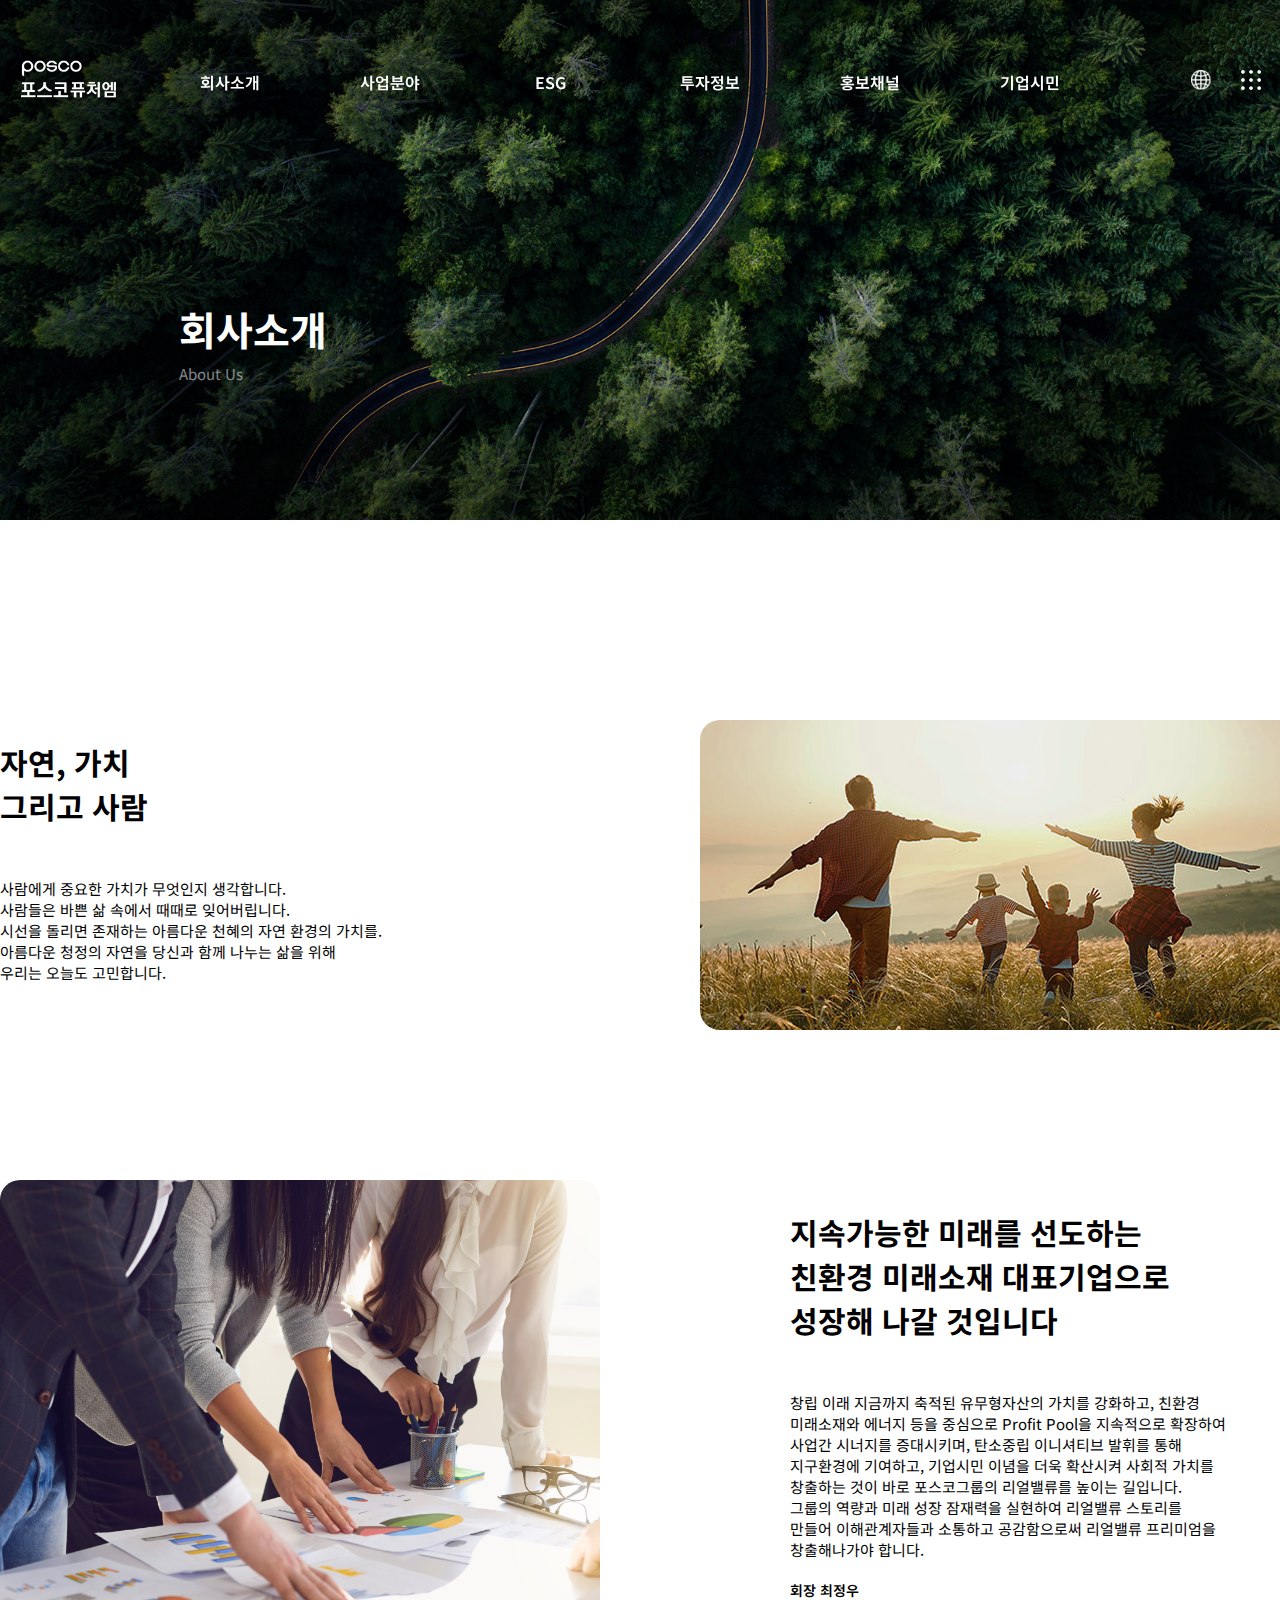
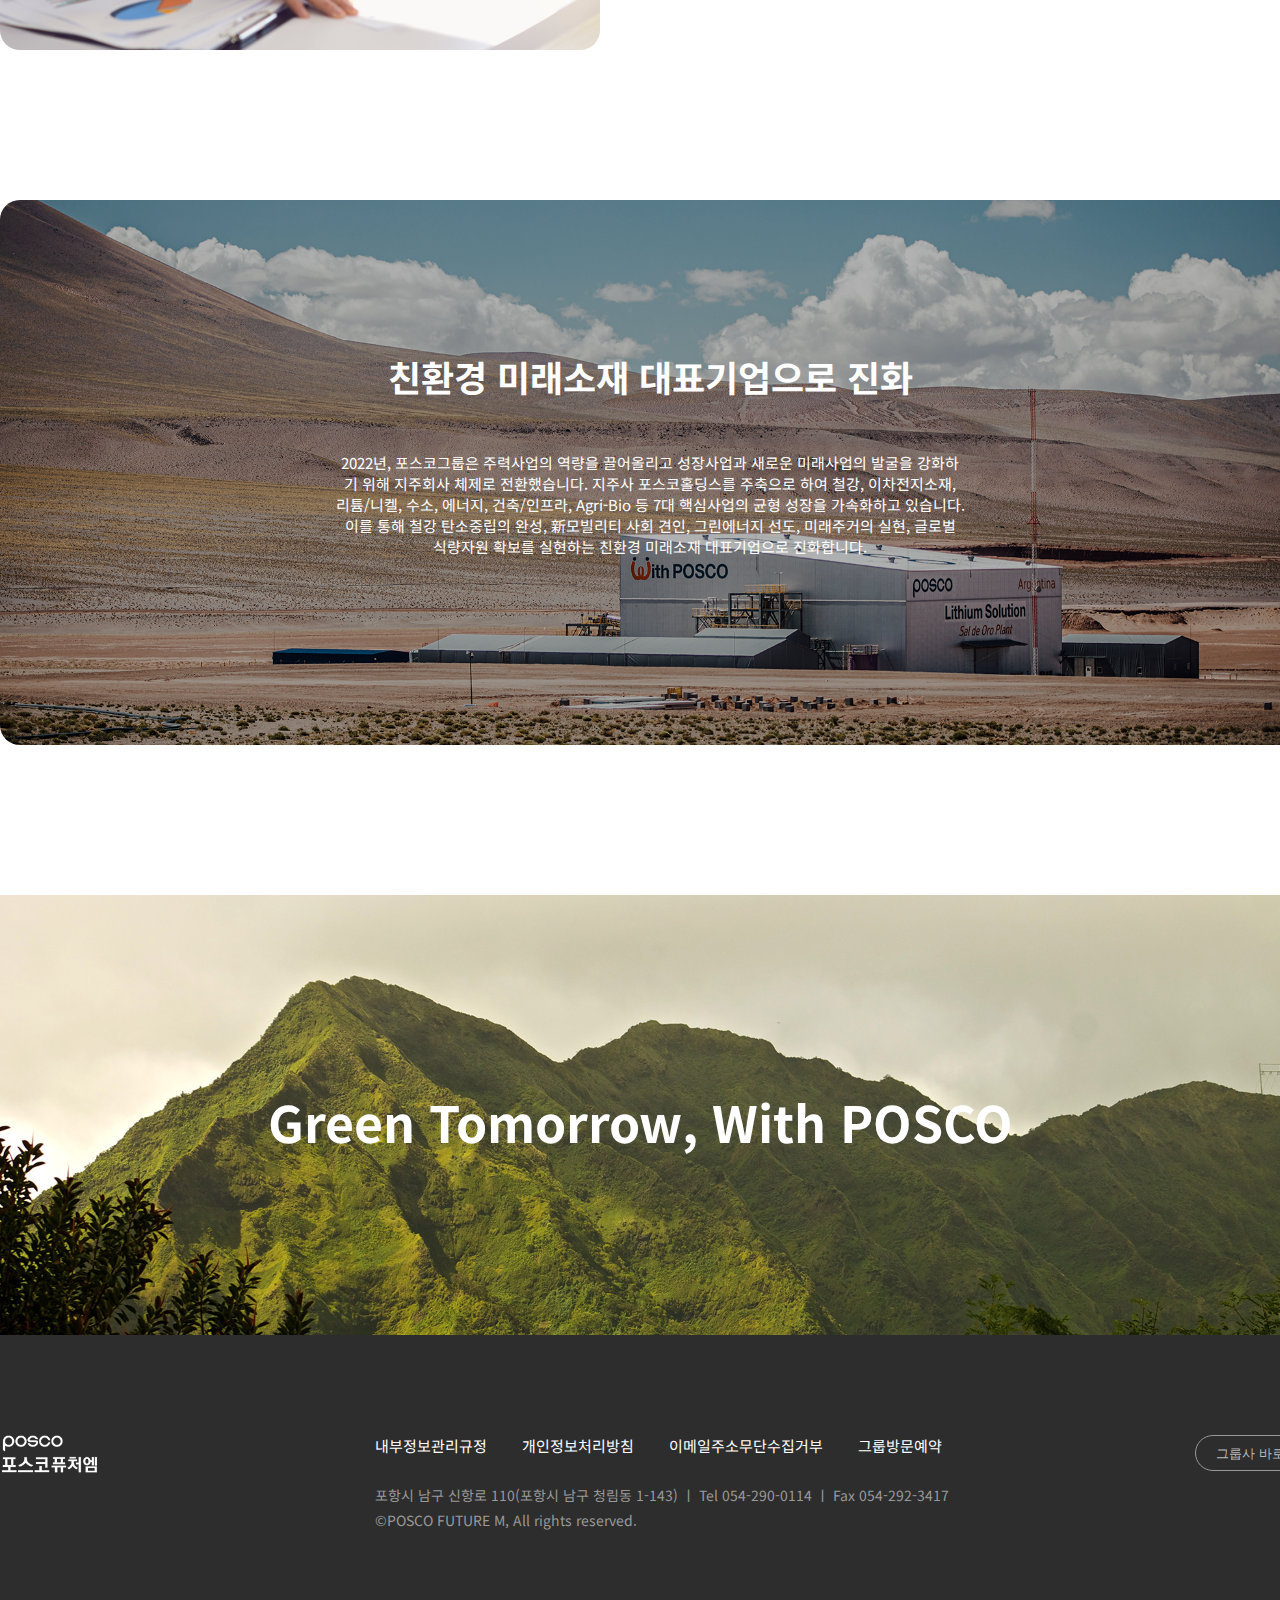
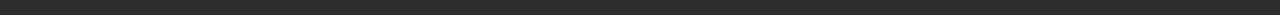
<file: posco_intro.html>
<!doctype html>
<html lang="ko">
<head>
<meta charset="UTF-8">
<title>poscofuturem</title>
<meta name="viewport" content="width=device-width, initial-scale=1">
<link rel="stylesheet" href="css/posco_header.css">
<link rel="stylesheet" href="css/posco_intro.css">
<script src="js/jquery-3.6.1.js"></script>
<script src="js/posco_header.js"></script>
</head>

<body>
	<header>
		<div class="inner-wrap">
			<h1 class="logo">
				<a href="index.html" target="_self"><span class="hide-txt">poscofuturem</span><img src="img/logo_sub.png"></a>
			</h1>
			<nav>
				<ul class="menu">
					<li><a href="posco_intro.html" target="_self">회사소개</a>
						<span class="line"></span>
						<ul class="submenu">
							<li><a href="#">비전</a></li>
							<li><a href="#">역사</a></li>
							<li><a href="#">CI</a></li>
							<li><a href="#">주요계열사</a></li>
							<li><a href="#">국내사업장</a></li>
							<li><a href="#">해외사업장</a></li>
						</ul>
					</li>
					<li><a href="posco_business.html" target="_self">사업분야</a>
						<span class="line"></span>
						<ul class="submenu">
							<li><a href="#">이차전지소재</a></li>
							<li><a href="#">첨단화학소재</a></li>
							<li><a href="#">산업기초소재</a></li>
						</ul>
					</li>
					<li><a href="posco_esg.html" target="_self">ESG</a>
						<span class="line"></span>
						<ul class="submenu">
							<li><a href="#">전략 및 정책</a></li>
							<li><a href="#">사회공헌</a></li>
							<li><a href="#">기업시민보고서</a></li>
						</ul>
					</li>
					<li><a href="posco_invest.html" target="_self">투자정보</a>
						<span class="line"></span>
						<ul class="submenu">
							<li><a href="#">주식 및 주주정보</a></li>
							<li><a href="#">배당금 조회</a></li>
							<li><a href="#">재무정보</a></li>
							<li><a href="#">IR 자료실</a></li>
							<li><a href="#">IR 활동</a></li>
							<li><a href="#">기업지배구조</a></li>
						</ul>
					</li>
					<li><a href="posco_newsroom.html" target="_self">홍보채널</a>
						<span class="line"></span>
						<ul class="submenu">
							<li><a href="#">NEWSROOM</a></li>
							<li><a href="#">미디어 라이브러리</a></li>
							<li><a href="#">알립니다</a></li>
						</ul>
					</li>
					<li><a href="posco_citizen.html" target="_self">기업시민</a>
						<span class="line"></span>
					</li>
				</ul>
				<div class="sub-bg"></div>  <!-- 전체서브바탕--> 
			</nav>
			<div class="btn">
				<div class="btn_lang">
					<div class="lang_bg">
						<ul>
							<li><a href="#">KOR</a></li>
							<li><a href="#">ENG</a></li>
						</ul>
					</div>
				</div>
				<div id="sitemap">
					<div id="sitemapInner">
						<div>
							<div class="sitemap_bg"></div>
							<div class="sitemap_txt">
								<div class="area">
									<div>
										<h2>SITE MAP</h2>
										<div class="txt_up">
											<button><i></i></button>
										</div>
									</div>
									<ul class="sitemap-1dep">
										<li>
											<h3>회사소개</h3>
											<ul class="sitemap-2dep">
												<li><a href="posco_intro.html" target="_self">비전</a></li>
												<li><a href="posco_intro.html" target="_self">역사</a></li>
												<li><a href="posco_intro.html" target="_self">CI</a></li>
												<li><a href="posco_intro.html" target="_self">주요계열사</a></li>
												<li><a href="posco_intro.html" target="_self">국내사업장</a></li>
												<li><a href="posco_intro.html" target="_self">해외사업장</a></li>
											</ul>
										</li>
										<li>
											<h3>사업분야</h3>
											<ul class="sitemap-2dep">
												<li><a href="posco_business.html" target="_self">이차전지소재</a></li>
												<li><a href="business_chemistry.html" target="_self">첨단화학소재</a></li>
												<li><a href="business_industry.html" target="_self">산업기초소재</a></li>
											</ul>
										</li>
										<li>
											<h3>ESG</h3>
											<ul class="sitemap-2dep">
												<li><a href="posco_esg.html" target="_self">전략 및 정책</a></li>
												<li><a href="posco_esg.html" target="_self">사회공헌</a></li>
												<li><a href="posco_esg.html" target="_self">기업시민보고서</a></li>
											</ul>
										</li>
										<li>
											<h3>투자정보</h3>
											<ul class="sitemap-2dep">
												<li><a href="posco_invest.html" target="_self">주식 및 주주정보</a></li>
												<li><a href="posco_invest.html" target="_self">배당금 조회</a></li>
												<li><a href="posco_invest.html" target="_self">재무정보</a></li>
												<li><a href="posco_invest.html" target="_self">IR 자료실</a></li>
												<li><a href="posco_invest.html" target="_self">IR 활동</a></li>
												<li><a href="posco_invest.html" target="_self">기업지배구조</a></li>
											</ul>
										</li>
										<li>
											<h3>홍보채널</h3>
											<ul class="sitemap-2dep">
												<li><a href="posco_newsroom.html" target="_self">NEWSROOM</a></li>
												<li><a href="posco_newsroom.html" target="_self">미디어 라이브러리</a></li>
												<li><a href="posco_newsroom.html" target="_self">알립니다</a></li>
											</ul>
										</li>
										<li>
											<a href="posco_citizen.html" target="_self"><h3>기업시민</h3></a>
										</li>
									</ul>
								</div>
							</div>
						</div>
					</div>
				</div>
			</div>
		</div> 
	</header>
	<section class="visual">
		<div class="visual_txt">
			<h2>회사소개</h2>
			<p>About Us</p>
		</div>
		<div id="slide-container">
			<div class="slide-group">
				<div class="slide"></div>
				<div class="slide"></div>
			</div>
		</div>
	</section>
	<section class="section_cont1">
        <div>
            <div class="first">
                <div class="left">
                    <h3>자연, 가치<br>그리고 사람</h3>
                    <p>사람에게 중요한 가치가 무엇인지 생각합니다.<br>사람들은 바쁜 삶 속에서 때때로 잊어버립니다.<br>시선을 돌리면 존재하는 아름다운 천혜의 자연 환경의 가치를.<br>아름다운 청정의 자연을 당신과 함께 나누는 삶을 위해<br>우리는 오늘도 고민합니다.</p>
                </div>
                <div class="right"></div>
            </div>
            <div class="second">
                <div class="left"></div>
                <div class="right">
                    <h3>지속가능한 미래를 선도하는<br>친환경 미래소재 대표기업으로<br>성장해 나갈 것입니다</h3>
                    <p>창립 이래 지금까지 축적된 유무형자산의 가치를 강화하고, 친환경<br>미래소재와 에너지 등을 중심으로 Profit Pool을 지속적으로 확장하여<br>사업간 시너지를 증대시키며, 탄소중립 이니셔티브 발휘를 통해<br>지구환경에 기여하고, 기업시민 이념을 더욱 확산시켜 사회적 가치를<br>창출하는 것이 바로 포스코그룹의 리얼밸류를 높이는 길입니다.<br>그룹의 역량과 미래 성장 잠재력을 실현하여 리얼밸류 스토리를<br>만들어 이해관계자들과 소통하고 공감함으로써 리얼밸류 프리미엄을<br>창출해나가야 합니다.</p>
                    <span>회장 최정우</span>
                </div>
            </div>
        </div>
    </section>
	<section class="section_cont2">
        <div class="cont2_bg">
            <div class="cover">
                <h3>친환경 미래소재 대표기업으로 진화</h3>
                <p>2022년, 포스코그룹은 주력사업의 역량을 끌어올리고 성장사업과 새로운 미래사업의 발굴을 강화하기 위해 지주회사 체제로 전환했습니다. 지주사 포스코홀딩스를 주축으로 하여 철강, 이차전지소재,<br>리튬/니켈, 수소, 에너지, 건축/인프라, Agri-Bio 등 7대 핵심사업의 균형 성장을 가속화하고 있습니다.<br>이를 통해 철강 탄소중립의 완성, 新모빌리티 사회 견인, 그린에너지 선도, 미래주거의 실현, 글로벌<br>식량자원 확보를 실현하는 친환경 미래소재 대표기업으로 진화합니다.</p>
		    </div>
        </div>
    </section>
	<section class="section_cont3">
		<div class="cont3_bg">
			<h3>Green Tomorrow, With POSCO</h3>
        </div>
	</section>
	<footer>
		<div class="ft_inner">
			<div class="ft_left"></div>
			<div class="ft_center">
				<div class="ft_btn">
					<a href="#">내부정보관리규정</a>
					<a href="#">개인정보처리방침</a>
					<a href="#">이메일주소무단수집거부</a>
					<a href="#">그룹방문예약</a>
				</div>
				<div class="ft_txt">
					<p>포항시 남구 신항로 110(포항시 남구 청림동 1-143) <span>ㅣ</span> Tel 054-290-0114 <span>ㅣ</span> Fax 054-292-3417</p>
					<p class="copy">&copy;POSCO FUTURE M, All rights reserved.</p>
				</div>
			</div> <!-- .ft_center -->
			<div class="ft_right">
				<select id="family" onChange="window.open(value)">
					<option value="#">그룹사 바로가기</option>
					<option value="https://www.posco-inc.com:4453/poscoinc/v3/kor/">포스코홀딩스</option>
					<option value="http://www.poscointl.com/kor/">포스코인터내셔널</option>
					<option value="https://www.posco.co.kr/">포스코</option>
					<option value="https://www.poscohumans.com/">포스코휴먼스</option>
				</select>
			</div> 
		</div> 
	</footer>

</body>
</html>
</file>
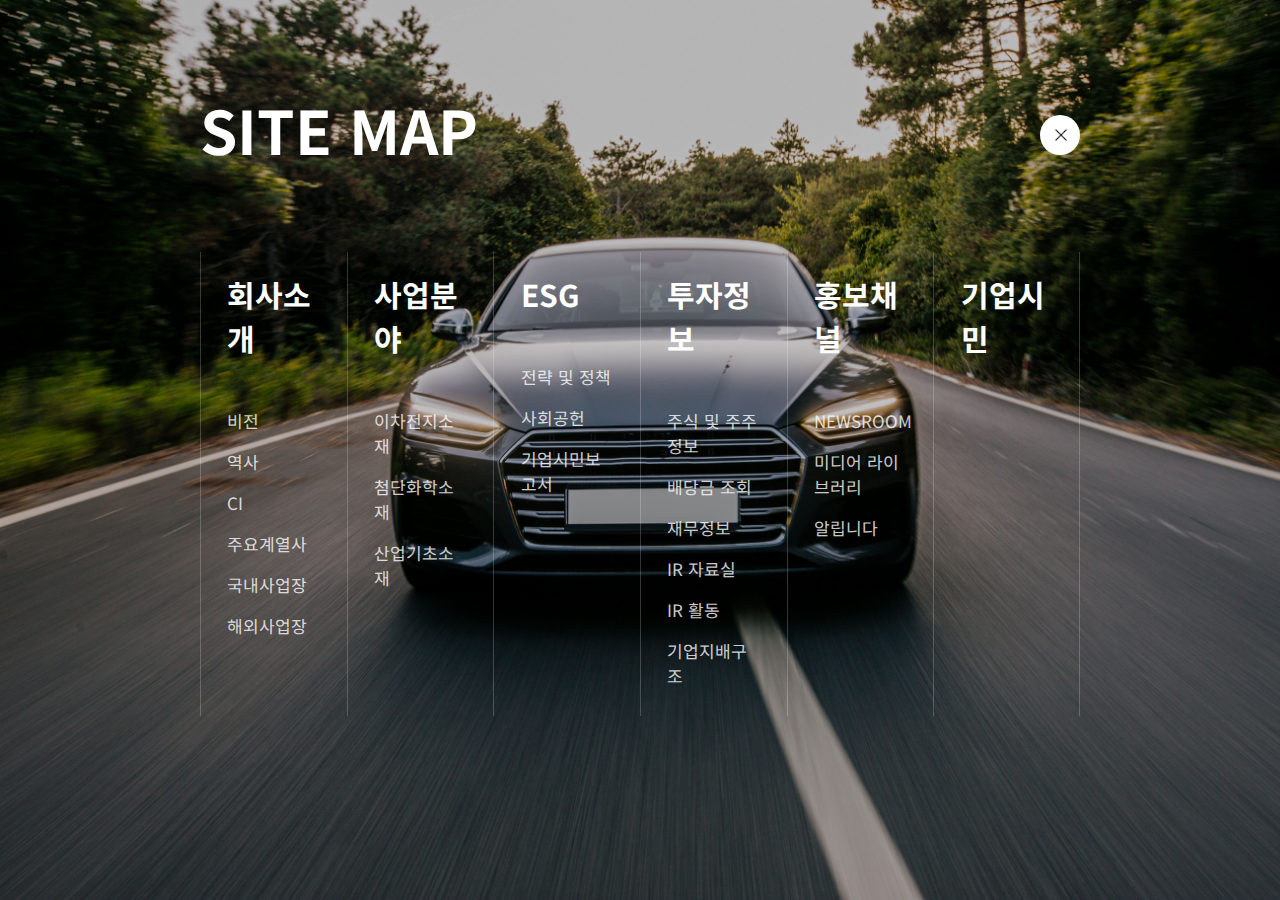
<file: posco_sitemap.html>
<!doctype html>
<html lang="ko">
<head>
<meta charset="UTF-8">
<title>poscofuturem</title>
<link rel="stylesheet" href="css/posco_sitemap.css">
</head>

<body>
	<div id="sitemap">
		<div id="sitemapInner">
			<div>
				<div class="sitemap_bg"></div>
				<div class="sitemap_txt">
					<div class="area">
						<div>
							<h2>SITE MAP</h2>
							<div class="txt_up">
								<button><i></i></button>
							</div>
						</div>
						<ul class="sitemap-1dep">
							<li>
								<h3>회사소개</h3>
								<ul class="sitemap-2dep">
									<li><a href="posco_intro.html" target="_self">비전</a></li>
									<li><a href="posco_intro.html" target="_self">역사</a></li>
									<li><a href="posco_intro.html" target="_self">CI</a></li>
									<li><a href="posco_intro.html" target="_self">주요계열사</a></li>
									<li><a href="posco_intro.html" target="_self">국내사업장</a></li>
									<li><a href="posco_intro.html" target="_self">해외사업장</a></li>
								</ul>
							</li>
							<li>
								<h3>사업분야</h3>
								<ul class="sitemap-2dep">
									<li><a href="posco_business.html" target="_self">이차전지소재</a></li>
									<li><a href="business_chemistry.html" target="_self">첨단화학소재</a></li>
									<li><a href="business_industry.html" target="_self">산업기초소재</a></li>
								</ul>
							</li>
							<li>
								<h3>ESG</h3>
								<ul class="sitemap-2dep">
									<li><a href="posco_esg.html" target="_self">전략 및 정책</a></li>
									<li><a href="posco_esg.html" target="_self">사회공헌</a></li>
									<li><a href="posco_esg.html" target="_self">기업시민보고서</a></li>
								</ul>
							</li>
							<li>
								<h3>투자정보</h3>
								<ul class="sitemap-2dep">
									<li><a href="posco_invest.html" target="_self">주식 및 주주정보</a></li>
									<li><a href="posco_invest.html" target="_self">배당금 조회</a></li>
									<li><a href="posco_invest.html" target="_self">재무정보</a></li>
									<li><a href="posco_invest.html" target="_self">IR 자료실</a></li>
									<li><a href="posco_invest.html" target="_self">IR 활동</a></li>
									<li><a href="posco_invest.html" target="_self">기업지배구조</a></li>
								</ul>
							</li>
							<li>
								<h3>홍보채널</h3>
								<ul class="sitemap-2dep">
									<li><a href="posco_newsroom.html" target="_self">NEWSROOM</a></li>
									<li><a href="posco_newsroom.html" target="_self">미디어 라이브러리</a></li>
									<li><a href="posco_newsroom.html" target="_self">알립니다</a></li>
								</ul>
							</li>
							<li>
								<a href="posco_citizen.html" target="_self"><h3>기업시민</h3></a>
							</li>
						</ul>
					</div>
				</div>
			</div>
		</div>
	</div>
	
</body>
</html>
</file>
<file: css/posco_header.css>
@charset "utf-8";
@import url('https://fonts.googleapis.com/css2?family=Noto+Sans+KR&display=swap');
* {
	margin: 0;
	padding: 0;
}
body {
	font-family: 'Noto Sans KR', sans-serif;
}


/* header */
header {
	position: fixed;
	width: 100%;
	z-index: 100;
}
header > .inner-wrap { 
	width: 1400px;
	height: 160px;
	margin: auto;
	display: flex;
	justify-content: space-between; 
}
span.hide-txt{
	display: none;
}
h1.logo img{
	position: absolute;
	width: 100px;
	top:60px;
}
nav {
	width: 1000px;
	padding-top: 50px;
	padding-left: 20px;
}

.sub-bg { 
	width: 100%;
	height: 350px;
	display: none;
	top: 118px;
	left: 0px;
	background-color: #fff;
	position: absolute; 
	z-index: 90; 
}

.menu > li {
	float: left;
	width: 160px;
	-background-color: #ccc;
	text-align: center;
	position: relative;
}
.menu > li:hover {
	-background-color: gray;
}
.menu > li > a {
	padding: 20px 0;
	color: #fff;
	font-weight: 600;
}
.menu > li > a:hover {
	-background-color: orange;
	-color: #fff;
}

.submenu {
	position: absolute;
	width: 100%;
	z-index: 91; 
	display: none;
	padding-top: 25px;
}
.submenu li {
	text-align: center;
}
.submenu li a {
	color: #333;
	padding: 10px;
}
.submenu li a:hover {
	-color: yellow;
	-background-color: lightblue;
	color:#005891;
}

div.btn{
	position: relative;
	top:70px;
}
div.btn_lang{
	background: url(../img/lang_sub.png) no-repeat;
	width:20px;
	height:20px;
	background-size: cover;
	position: absolute;
	right: 50px;
}
.btn_lang:hover{
	cursor: pointer;
}
.btn_lang:hover > .lang_bg{
	display: block;
}
div.lang_bg{
	background-color: #fff;
	border-radius: 10px;
	width: 60px;
	height: 80px;
	position: relative;
	top: 40px;
	right: 20px;
	display: none;
}
div.lang_bg ul{
	position: relative;
	left: 13px;
	top:12px;
	-display: none;
}
div.lang_bg ul > li{
	padding-bottom: 5px;
}
#sitemap{
	background: url(../img/sitemap_f.png) no-repeat;
	width:20px;
	height:20px;
	background-size: cover;
	position: absolute;
	right: 0;
}
#sitemap:hover{
	cursor: pointer;
}

span.line{
	width:0%;
	height:3px;
	display:block;
	margin:0px auto 0px;
	-transition:width 1s;
}
span.line::after{ 
	content:"";
	display:block;
	width:100%;
	height:3px;
	background:#fff;
}
ul.menu > li:hover span.line{
	width:100%;
}
	
header.on{
	position: fixed;
	width: 100%;
	z-index: 100;
	background-color: #fff;
}
.menu li a.on{
	color:#111;
}
.btn_lang.on{
	background: url(../img/lang.png) no-repeat;
	width:20px;
	height:20px;
	background-size: cover;
	position: absolute;
	right: 50px;
}
#sitemap.on{
	background: url(../img/sitemap.png) no-repeat;
	width:20px;
	height:20px;
	background-size: cover;
	position: absolute;
	right: 0;
}
.logo img.on{
	content: url(../img/logo_h.png);
}
.line.on::after{ 
	content:"";
	display:block;
	width:100%;
	height:3px;
	background:#005891;
}
header.in{
	border-bottom: 1px solid #eee;
}
	
#sitemapInner.open{
	display: block;
}
#sitemapInner{
	position: fixed;
	top: 0;
	left: 0;
	right: 0;
	bottom: 0;
	display: none;
}
#sitemapInner > div{ /* bg보이게 */
	position: absolute;
	top: 0;
	left: 0;
	right: 0;
	bottom: 0;
	display: table;
	width: 100%;
	height: 100%;
	table-layout: fixed;
}
.sitemap_bg{
	width: 100%;
	height: 100%;
	background: url(../img/sitemap_bg3.jpg) no-repeat;
	background-position: center center;
	background-size: cover;
	position: absolute;
	top: 0;
}
.sitemap_txt{
	display: table-cell;
	vertical-align: middle;
	width: 100%;
	position: relative;
}

.area{
	margin: 0 auto;
	padding: 0px 200px;
}
.area > div{
	position: relative;
}
.area h2{
	font-size: 60px;
	color: #fff;
	margin-bottom: 80px;
}
.txt_up{
	width: 40px;
	height: 40px;
	position: absolute;
	right: 0;
	top: 30px;
}
.area button{
	background-color: #fff;
	width: 40px;
	height: 40px;
	border-radius: 50%;
	font-size: 18px;
	color: #333;
	border: none;
	cursor: pointer;
}
.area button i{
	background: url(../img/close.png) no-repeat;
	width: 50px;
	height: 50px;
	background-size: cover;
	display: block;
	position: absolute;
	top: -5px;
	right: -6px;
}

.sitemap-1dep{
	display: table;
	width: 100%;
	table-layout: fixed;
	margin-bottom: 100px;
}
.sitemap-1dep > li{
	padding: 20px 3%;
	display: table-cell;
	vertical-align: top;
	border-left: 1px solid rgba(255,255,255,0.2);
	text-align: left;
}
.sitemap-1dep > li:last-child{
	border-right: 1px solid rgba(255,255,255,0.2);
}
.sitemap-1dep h3{
	font-size: 30px;
	color: #fff;
	margin-bottom: 40px;
}
.sitemap-2dep li a{
	font-size: 17px;
	color: rgba(255,255,255,0.8);
	padding: 8px 0px;
}
    
    
    
@media (max-width: 1420px) {
    header >.inner-wrap{
        width: 97%;
    }
}

@media (max-width: 1199px) {
    nav{
        width: 85%;
    }
}
    
@media (max-width: 1190px) {
    nav{
        display: none;
    }
}
</file>
<file: css/posco_intro.css>
@charset "utf-8";
@import url('https://fonts.googleapis.com/css2?family=Noto+Sans+KR&display=swap');
* {
	margin: 0;
	padding: 0;
}
ul {
	list-style-type: none;
}
a {
	text-decoration: none;
	display: block;
	color: #111;
}
h3{
    font-size: 30px;
}
body {
	font-family: 'Noto Sans KR', sans-serif;
}


/* .visual */
.visual{
	width:100%;
	height:520px;
	position:relative;
}
.slide-group{
	width:100%;
	height:520px;
	position:relative;
}
.slide{
	position:absolute;
}
.slide:nth-child(1){
	background-image:url("../img/visual1.jpg");
	background-size:cover;
	width:100%;
	height:520px;
}
.slide:nth-child(2){
	background-image:url("../img/landing2.jpg");
	background-size:cover;
	background-position: center;
	width:100%;
	height:520px;
}

.visual_txt{
	width:1300px;
	padding-top: 300px;
	position: absolute;
	left: 14%;
	z-index: 1;
}
.visual_txt h2{
	color:#fff;
	font-size: 40px;
}
.visual_txt p{
	color:#fff;
	font-size: 15px;
	opacity: 50%;
	padding-top: 5px;
}
	
	
/* .section_cont1 */
.section_cont1 > div{
    width:1300px;
    margin: 0 auto;
    margin-top: 200px;
}
.section_cont1 > div > div > div > h3{
    margin-bottom: 50px;
}
.section_cont1 > div > div > div > p{
    font-size: 15px;
}
.section_cont1 > div > div > div > span{
    font-size: 14px;
    font-weight: 600;
    display: block;
    margin-top:20px;
}

.left{
    float: left;
    width:450px;
}
.right{
    float: right;
    width:450px;
}

.first{
    height: 310px;
    margin-bottom: 150px;
}
.first > .left{
    margin-top: 20px;
}
.first > .right{
    background:url("../img/img1.jpg") no-repeat;
    width:600px;
    height: 310px;
    background-size: cover;
    border-radius: 20px;
}

.second{
    height: 470px;
	margin-bottom: 150px;
}
.second > .left{
    background:url("../img/img2-3.png") no-repeat;
    width:600px;
    height: 470px;
    background-size: cover;
	background-position: center;
    border-radius: 20px;
}
.second > .right{
    margin-top: 30px;
    margin-right: 60px;
}
	

/* .section_cont2 */
.section_cont2{
    width: 1300px;
    height: 545px;
    margin: 0 auto;
    margin-bottom: 150px;
}
.cont2_bg{
    background:url("../img/img3.jpg") no-repeat;
    width: 1300px;
    height:545px;
    background-size: cover;
	border-radius: 20px;
}
.cover{
    width:1300px;
    height:545px;
	border-radius: 20px;
    background-color:rgba(0,0,0,0.3);
}
.cont2_bg > div > h3{
    font-size: 36px;
    color: #fff;
    text-align: center;
    padding-top: 150px;
}
.cont2_bg > div > p{
    font-size: 15px;
    color: #fff;
    text-align: center;
    width:630px;
    margin: 0 auto;
    margin-top: 50px;
}
    

/* .section_cont3 */
.section_cont3{
    width: 100%;
    height: 440px;
}
.cont3_bg{
    background:url("../img/img4.jpg") no-repeat;
    width: 100%;
    height:440px;
    background-size: cover;
}
.cont3_bg > h3{
	font-size: 50px;
	color:#fff;
	text-align: center;
	padding-top: 190px;
}

    
/* footer */
footer{
	width: 100%;
	height: 280px;
	background-color:#2d2d2d;
}
.ft_inner{
	width: 1350px;
	margin: 0 auto;
	position: relative;
}
.ft_left{
	background: url("../img/logo.png") no-repeat;
	width: 100px;
	height: 100px;
	background-size: contain;
	position: absolute;
	margin-top: 100px;
}
	
.ft_center{
	position: absolute;
	left:50%;
	margin-left: -300px;
	margin-top: 100px;
}
.ft_btn a{
	float: left;
	font-size: 15px;
	color: #fff;
	padding-right: 35px;
}
.ft_txt{
	margin-top: 50px;
	position: absolute;
}
.ft_txt p{
	color: #999;
	font-size: 14px;
}
.ft_txt p:first-child{
	padding-bottom: 5px;
}
	
.ft_right{
	float: right;
	margin-top: 100px;
}
div.ft_right > select{
	appearance:none;
	width:155px;
	height:36px;
	color:#bbb;
	border:1px solid #999;
	border-radius:30px;
	background:url("../img/select_arrow.png") no-repeat 87% 50%;
	padding:0 20px;
	box-sizing:border-box;
	cursor: pointer;
}
</file>
<file: css/posco_sitemap.css>
@charset "utf-8";
@import url('https://fonts.googleapis.com/css2?family=Noto+Sans+KR&display=swap');
* {
	margin: 0;
	padding: 0;
}
ul {
	list-style-type: none;
}
a {
	text-decoration: none;
	display: block;
	color: #111;
}
body {
	font-family: 'Noto Sans KR', sans-serif;
	overflow-x:hidden;
}


/* header */
#sitemapInner{
	position: fixed;
	top: 0;
	left: 0;
	right: 0;
	bottom: 0;
}
#sitemapInner > div{ /* bg보이게 */
	position: absolute;
	top: 0;
	left: 0;
	right: 0;
	bottom: 0;
	display: table;
	width: 100%;
	height: 100%;
	table-layout: fixed;
}
.sitemap_bg{
	width: 100%;
	height: 100%;
	background: url(../img/sitemap_bg3.jpg) no-repeat;
	background-size: cover;
	position: absolute;
	top: 0;
}
.sitemap_txt{
	display: table-cell;
	vertical-align: middle;
	width: 100%;
	position: relative;
}

.area{
	margin: 0 auto;
	padding: 0px 200px;
}
.area > div{
	position: relative;
}
.area h2{
	font-size: 60px;
	color: #fff;
	margin-bottom: 80px;
}
.txt_up{
	width: 40px;
	height: 40px;
	position: absolute;
	right: 0;
	top: 30px;
}
.area button{
	background-color: #fff;
	width: 40px;
	height: 40px;
	border-radius: 50%;
	font-size: 18px;
	color: #333;
	border: none;
	cursor: pointer;
}
.area button i{
	background: url(../img/close.png) no-repeat;
	width: 50px;
	height: 50px;
	background-size: cover;
	display: block;
	position: absolute;
	top: -5px;
	right: -6px;
}

.sitemap-1dep{
	display: table;
	width: 100%;
	table-layout: fixed;
	margin-bottom: 100px;
}
.sitemap-1dep > li{
	padding: 20px 3%;
	display: table-cell;
	vertical-align: top;
	border-left: 1px solid rgba(255,255,255,0.2);
	text-align: left;
}
.sitemap-1dep > li:last-child{
	border-right: 1px solid rgba(255,255,255,0.2);
}
.sitemap-1dep h3{
	font-size: 30px;
	color: #fff;
	margin-bottom: 40px;
}
.sitemap-2dep li a{
	font-size: 17px;
	color: rgba(255,255,255,0.8);
	padding: 8px 0px;
}
</file>
